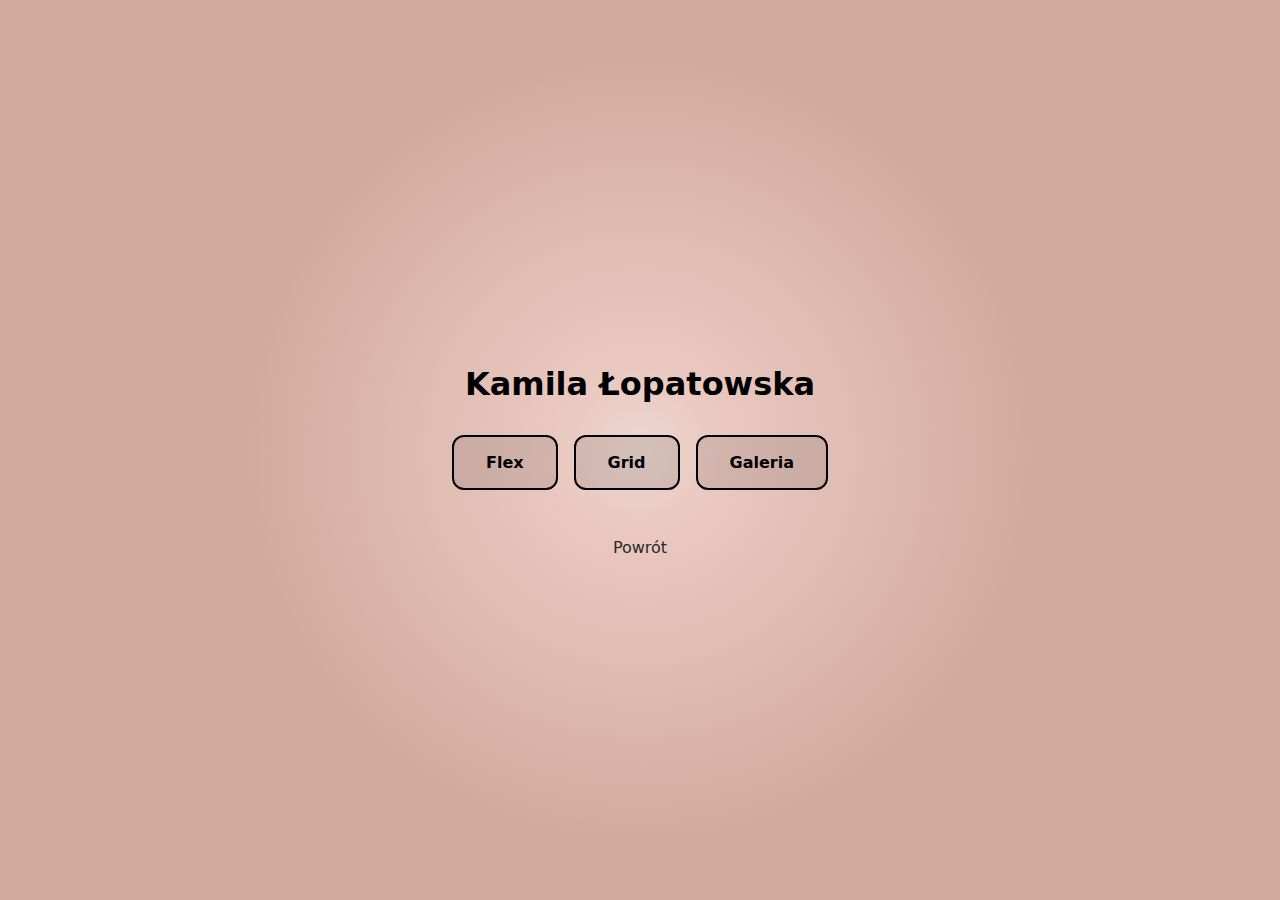
<file: lab-2/index.html>
<!DOCTYPE html>
<html lang="pl">
  <head>
    <meta charset="UTF-8" />
    <title>Lab 2</title>
    <link rel="stylesheet" href="css/style.css" />
  </head>
  <body>
    <h1>Kamila Łopatowska</h1>

    <div class="buttons-wrapper">
      <a href="flex.html" class="btn">Flex</a>
      <a href="grid.html" class="btn">Grid</a>
      <a href="galeria.html" class="btn">Galeria</a>
    </div>

    <a href="..">Powrót</a>
  </body>
</html>
</file>
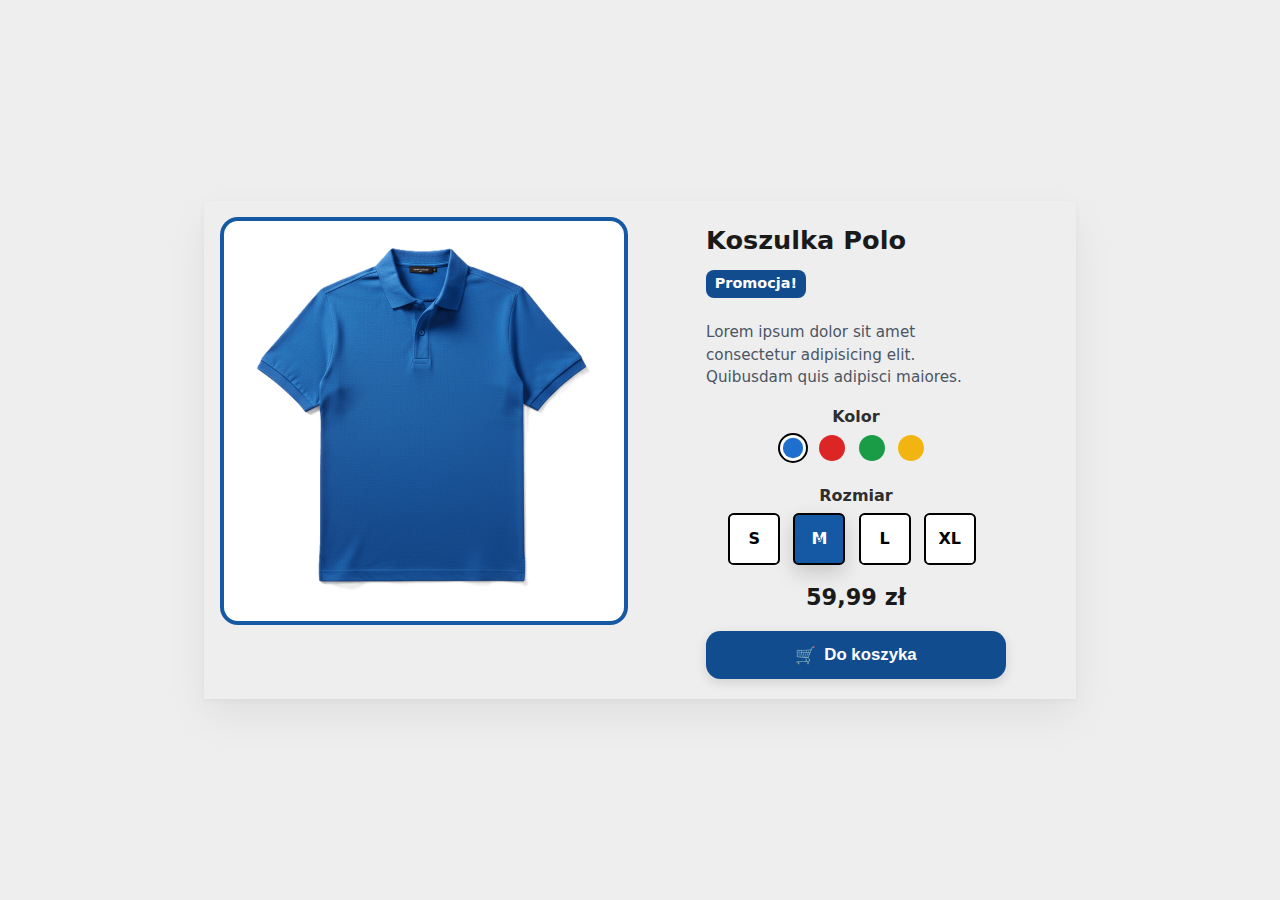
<file: lab-3/index.html>
<!DOCTYPE html>
<html lang="pl">
  <head>
    <meta charset="UTF-8" />
    <title>Lab 3 – Karta produktu</title>

    <link rel="stylesheet" href="css/style.css" />
    <link rel="stylesheet" href="css/polo.css" />
  </head>
  <body>
    <article class="product" aria-labelledby="p-title">
      <div class="product__photo" role="img" aria-label="Koszulka polo"></div>

      <section class="product__panel">
        <header class="product__header">
          <h2 id="p-title" class="product__title">Koszulka Polo</h2>
          <span class="badge">Promocja!</span>
          <p class="product__lead">
            Lorem ipsum dolor sit amet consectetur adipisicing elit. Quibusdam
            quis adipisci maiores.
          </p>
        </header>

        <fieldset class="picker">
          <legend>Kolor</legend>

          <input type="radio" name="color" id="color-blue" checked />
          <label
            for="color-blue"
            class="swatch swatch--blue"
            aria-label="Niebieski"
          ></label>

          <input type="radio" name="color" id="color-red" />
          <label
            for="color-red"
            class="swatch swatch--red"
            aria-label="Czerwony"
          ></label>

          <input type="radio" name="color" id="color-green" />
          <label
            for="color-green"
            class="swatch swatch--green"
            aria-label="Zielony"
          ></label>

          <input type="radio" name="color" id="color-yellow" />
          <label
            for="color-yellow"
            class="swatch swatch--yellow"
            aria-label="Żółty"
          ></label>
        </fieldset>

        <fieldset class="sizes">
          <legend>Rozmiar</legend>

          <input type="radio" name="size" id="size-s" />
          <label for="size-s" class="btn">S</label>

          <input type="radio" name="size" id="size-m" checked />
          <label for="size-m" class="btn">M</label>

          <input type="radio" name="size" id="size-l" />
          <label for="size-l" class="btn">L</label>

          <input type="radio" name="size" id="size-xl" />
          <label for="size-xl" class="btn">XL</label>
        </fieldset>

        <p class="price">59,99 zł</p>

        <button class="cta" type="button">
          <span class="cart" aria-hidden="true">🛒</span>
          Do koszyka
        </button>
      </section>
    </article>
  </body>
</html>
</file>
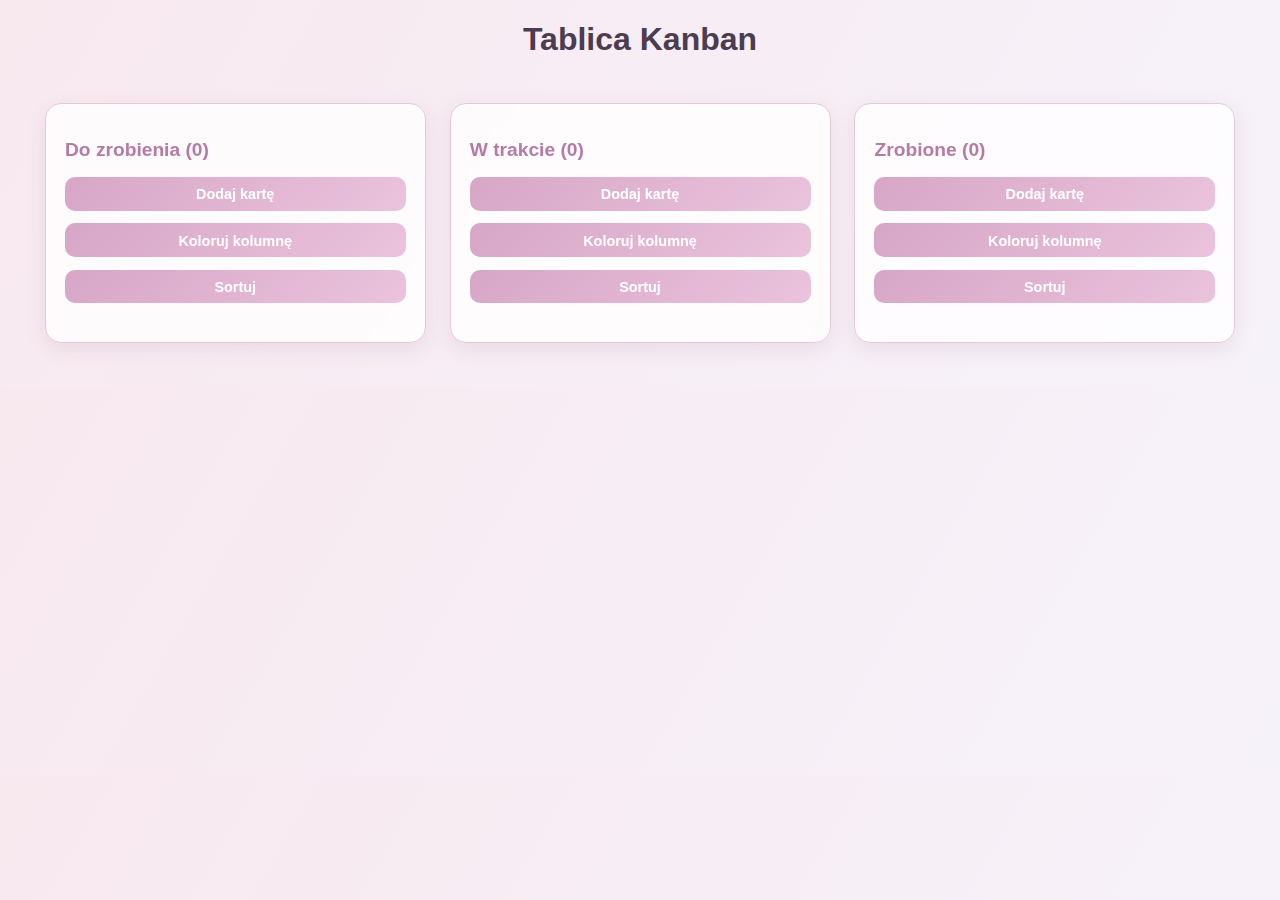
<file: lab-4/index.html>
<!DOCTYPE html>
<html lang="pl">
  <head>
    <meta charset="UTF-8" />
    <title>Lab 4</title>
    <link rel="stylesheet" href="css/style.css" />
  </head>
  <body>
    <h1>Tablica Kanban</h1>

    <div id="kanban">
      <div class="column" data-col="todo">
        <h2>Do zrobienia (<span class="count">0</span>)</h2>
        <button class="add-card">Dodaj kartę</button>
        <button class="color-col">Koloruj kolumnę</button>
        <button class="sort-col">Sortuj</button>
        <div class="cards"></div>
      </div>

      <div class="column" data-col="doing">
        <h2>W trakcie (<span class="count">0</span>)</h2>
        <button class="add-card">Dodaj kartę</button>
        <button class="color-col">Koloruj kolumnę</button>
        <button class="sort-col">Sortuj</button>
        <div class="cards"></div>
      </div>

      <div class="column" data-col="done">
        <h2>Zrobione (<span class="count">0</span>)</h2>
        <button class="add-card">Dodaj kartę</button>
        <button class="color-col">Koloruj kolumnę</button>
        <button class="sort-col">Sortuj</button>
        <div class="cards"></div>
      </div>
    </div>

    <script src="app.js"></script>
  </body>
</html>
</file>
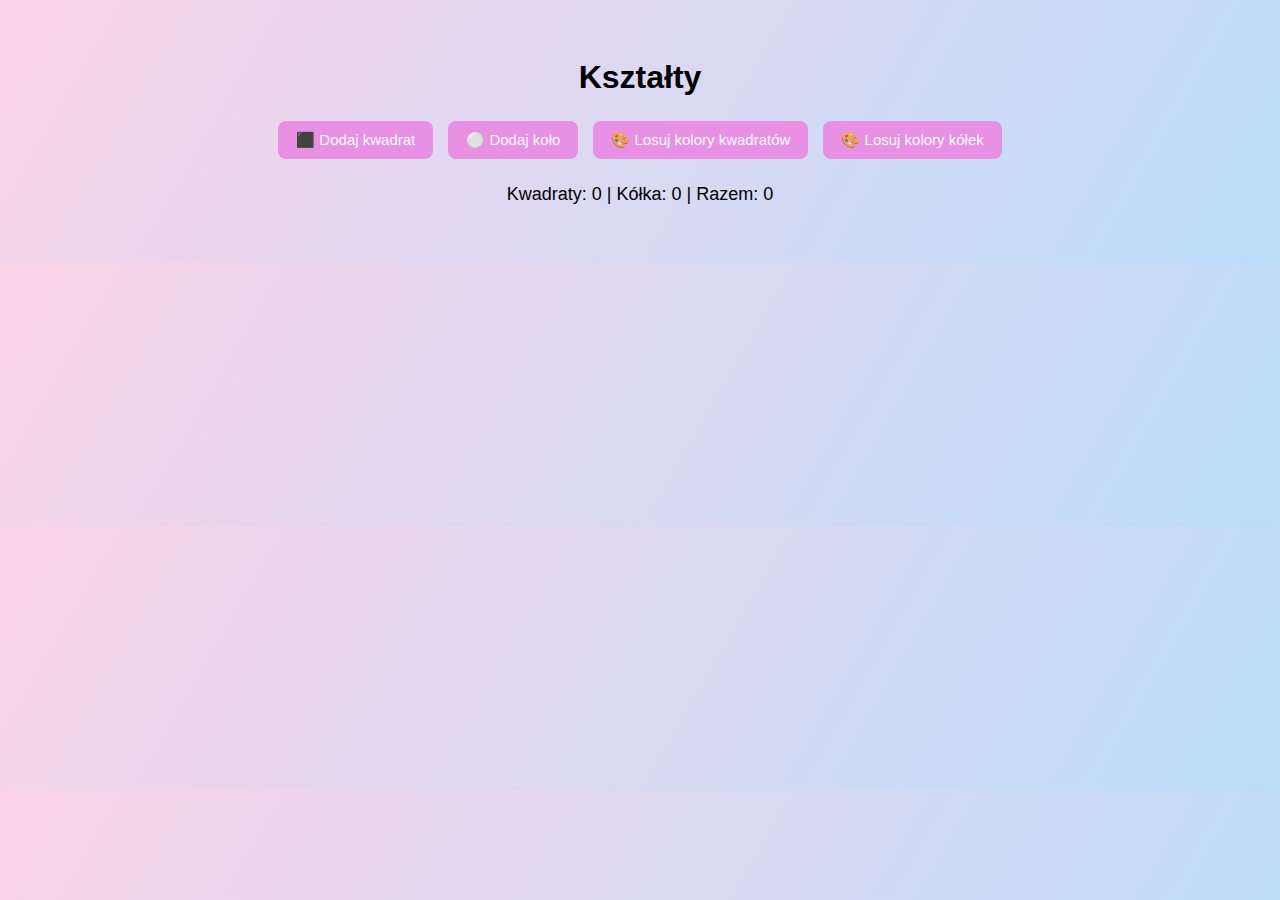
<file: lab-5/index.html>
<!DOCTYPE html>
<html lang="pl">
  <head>
    <meta charset="UTF-8" />
    <title>Kształty — ES6 + Observer</title>
    <link rel="stylesheet" href="./styl.css" />
  </head>

  <body>
    <h1>Kształty</h1>

    <div class="controls">
      <button id="addSquare">⬛ Dodaj kwadrat</button>
      <button id="addCircle">⚪ Dodaj koło</button>
      <button id="recolorSquares">🎨 Losuj&nbsp;kolory kwadratów</button>
      <button id="recolorCircles">🎨 Losuj&nbsp;kolory kółek</button>
    </div>

    <div class="counters">
      Kwadraty: <span id="squareCount">0</span> | Kółka:
      <span id="circleCount">0</span> | Razem: <span id="totalCount">0</span>
    </div>

    <div id="shapeList"></div>

    <script type="module" src="./app.js"></script>
  </body>
</html>
</file>
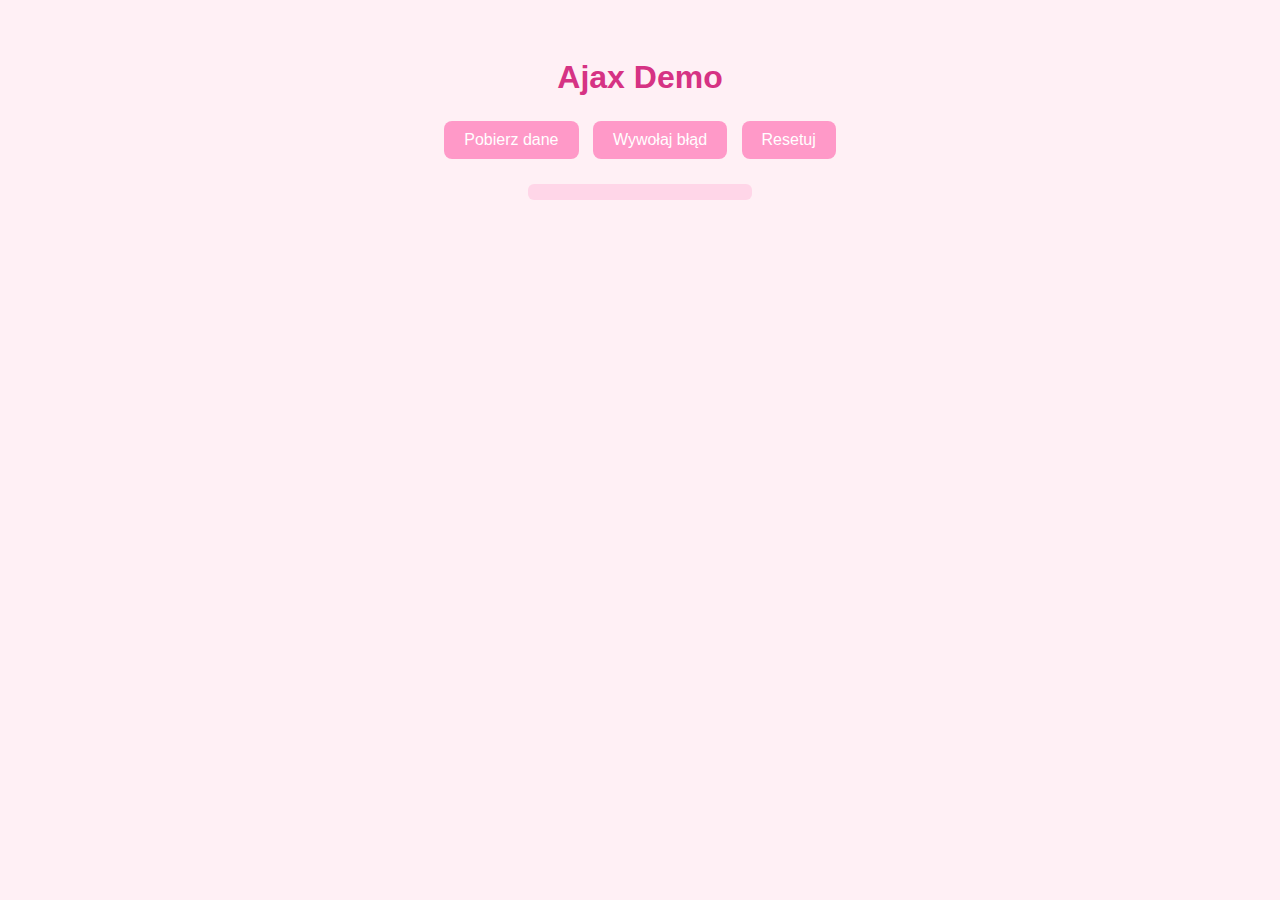
<file: lab-6/index.html>
<!DOCTYPE html>
<html lang="pl">
  <head>
    <meta charset="UTF-8" />
    <meta name="viewport" content="width=device-width, initial-scale=1.0" />
    <title>Ajax Demo</title>
    <link rel="stylesheet" href="style.css" />
  </head>
  <body>
    <h1>Ajax Demo</h1>

    <div class="buttons">
      <button id="loadData">Pobierz dane</button>
      <button id="loadError">Wywołaj błąd</button>
      <button id="resetView">Resetuj</button>
    </div>

    <div id="loader" style="display: none">Ładowanie...</div>
    <div id="error" class="error"></div>
    <ul id="dataList"></ul>

    <script type="module" src="script.js"></script>
  </body>
</html>
</file>
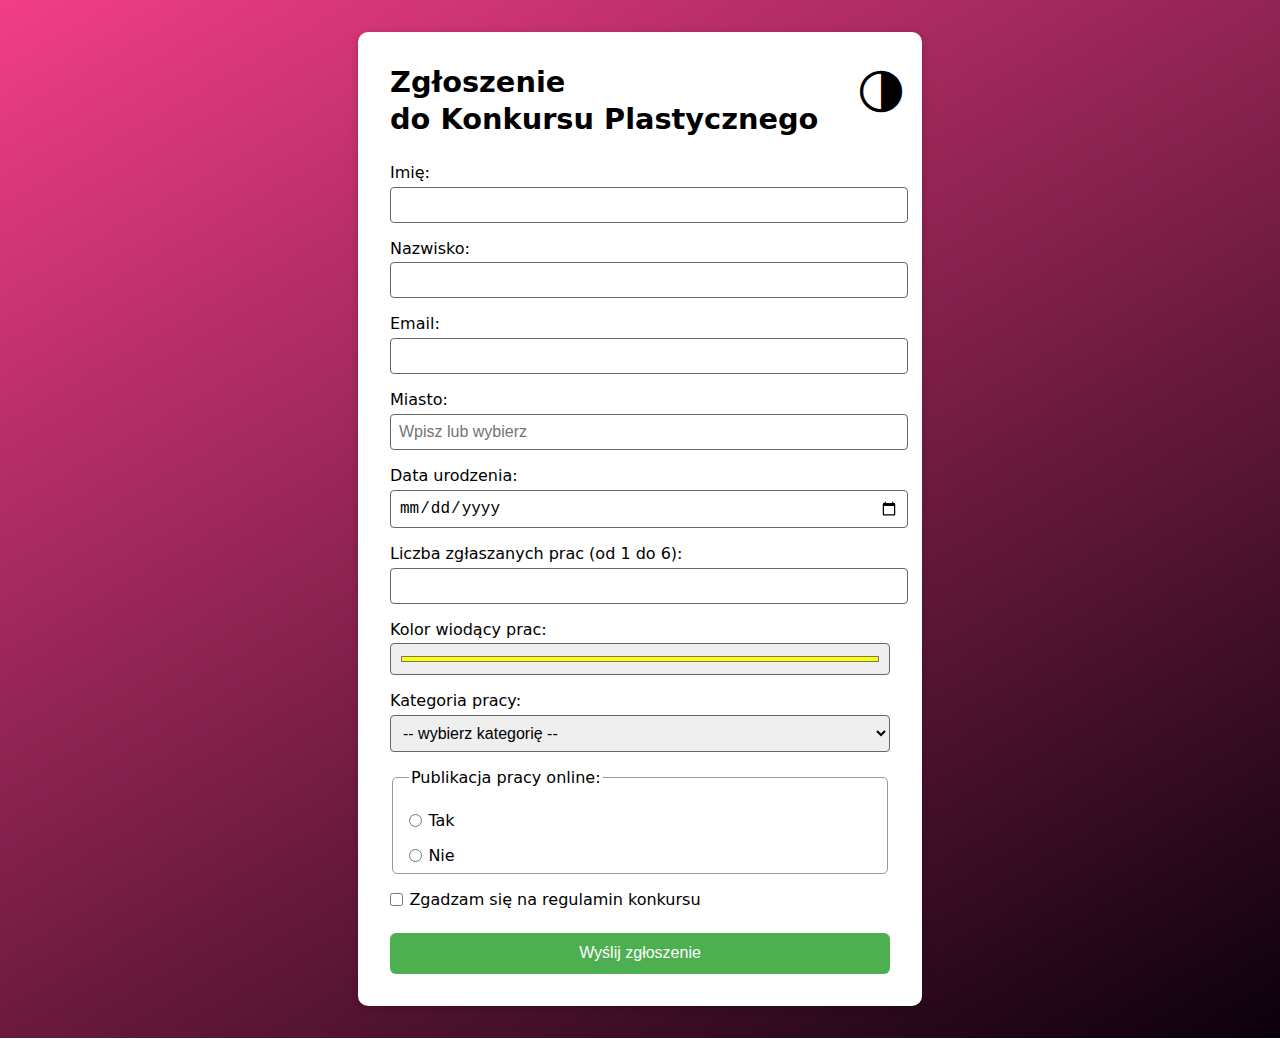
<file: lab-1/konkurs.html>
<!DOCTYPE html>
<html lang="pl">
  <head>
    <meta charset="utf-8" />
    <meta name="viewport" content="width=device-width,initial-scale=1" />
    <title>Zgłoszenie do Konkursu Plastycznego</title>
    <link rel="stylesheet" href="css/konkurs.css" />
  </head>
  <body>
    <input
      type="checkbox"
      id="theme-toggle"
      class="theme-toggle"
      aria-hidden="true"
    />

    <main>
      <h1>
        Zgłoszenie<br />
        do Konkursu Plastycznego
      </h1>

      <form novalidate>
        <label for="imie">Imię:</label>
        <input type="text" id="imie" name="imie" maxlength="30" required />

        <label for="nazwisko">Nazwisko:</label>
        <input
          type="text"
          id="nazwisko"
          name="nazwisko"
          maxlength="50"
          required
        />

        <label for="email">Email:</label>
        <input type="email" id="email" name="email" required />

        <label for="miasto">Miasto:</label>
        <input
          list="miasta"
          id="miasto"
          name="miasto"
          placeholder="Wpisz lub wybierz"
          required
        />
        <datalist id="miasta">
          <option value="Warszawa"></option>
          <option value="Kraków"></option>
          <option value="Gdańsk"></option>
          <option value="Poznań"></option>
          <option value="Wrocław"></option>
        </datalist>

        <label for="data">Data urodzenia:</label>
        <input type="date" id="data" name="data" required />

        <label for="liczba">Liczba zgłaszanych prac (od 1 do 6):</label>
        <input
          type="number"
          id="liczba"
          name="liczba"
          min="1"
          max="6"
          required
        />

        <label for="kolor">Kolor wiodący prac:</label>
        <input type="color" id="kolor" name="kolor" value="#ffff00" required />

        <label for="kategoria">Kategoria pracy:</label>
        <select id="kategoria" name="kategoria" required>
          <option value="">-- wybierz kategorię --</option>
          <option value="rysunek">Rysunek</option>
          <option value="malarstwo">Malarstwo</option>
          <option value="grafika">Grafika cyfrowa</option>
        </select>

        <fieldset>
          <legend>Publikacja pracy online:</legend>
          <label class="radio-inline"
            ><input type="radio" name="publikacja" value="tak" required />
            Tak</label
          >
          <label class="radio-inline"
            ><input type="radio" name="publikacja" value="nie" /> Nie</label
          >
        </fieldset>

        <label class="checkbox-inline">
          <input type="checkbox" required />
          Zgadzam się na regulamin konkursu
        </label>

        <button type="submit">Wyślij zgłoszenie</button>
      </form>

      <label for="theme-toggle" id="toggle-theme" title="Zmień motyw">🌗</label>
    </main>
  </body>
</html>
</file>
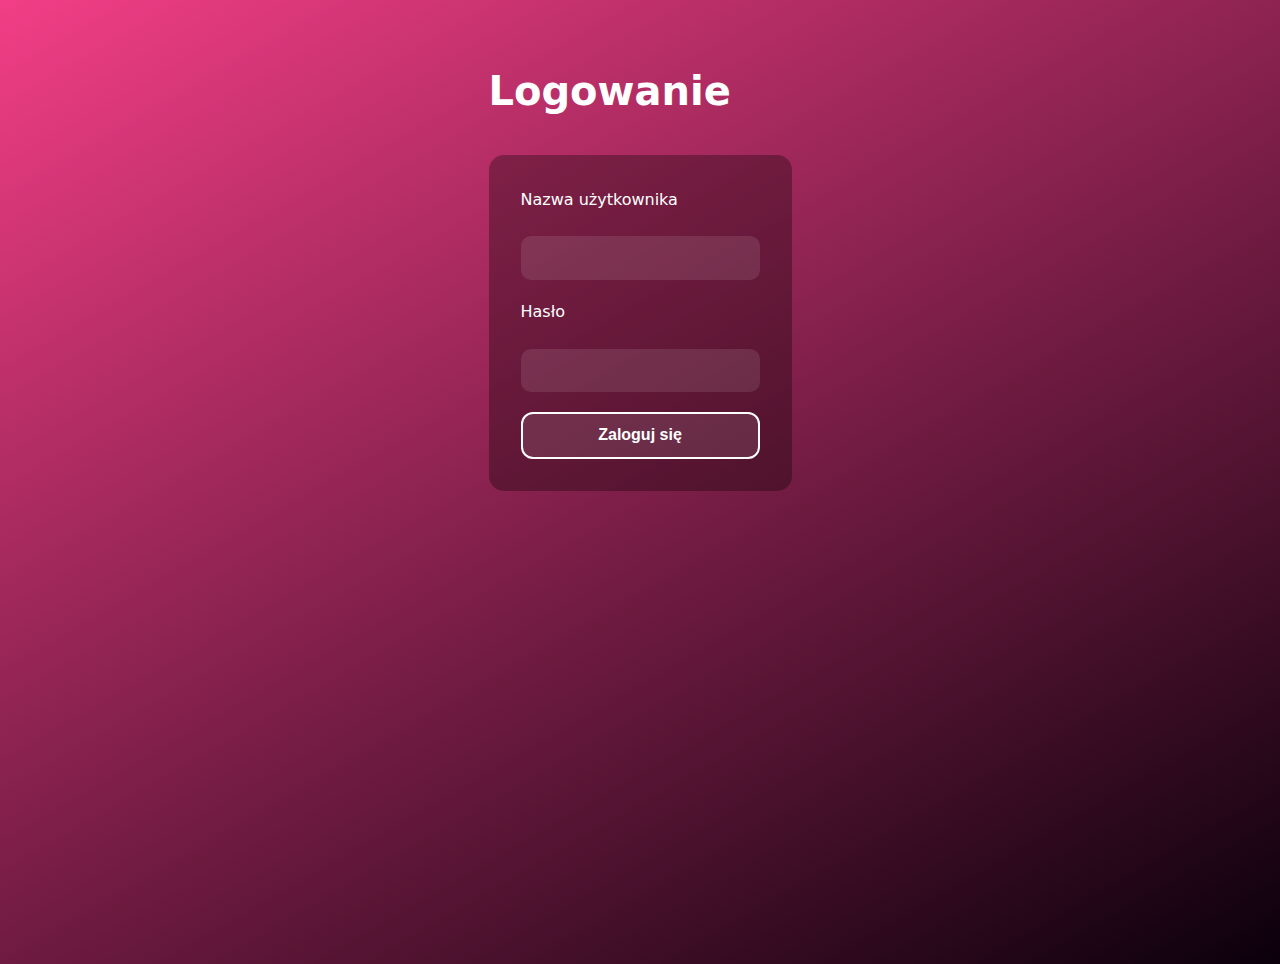
<file: lab-1/login.html>
<!DOCTYPE html>
<html lang="pl">
  <head>
    <meta charset="UTF-8" />
    <title>Login</title>
    <link rel="stylesheet" href="css/main.css" />
  </head>
  <body>
    <div class="login-container">
      <h1>Logowanie</h1>
      <form action="https://httpbin.org/post" method="post">
        <label for="username">Nazwa użytkownika</label>
        <input type="text" id="username" name="username" required />

        <label for="password">Hasło</label>
        <input type="password" id="password" name="password" required />

        <button type="submit">Zaloguj się</button>
      </form>
    </div>
  </body>
</html>
</file>
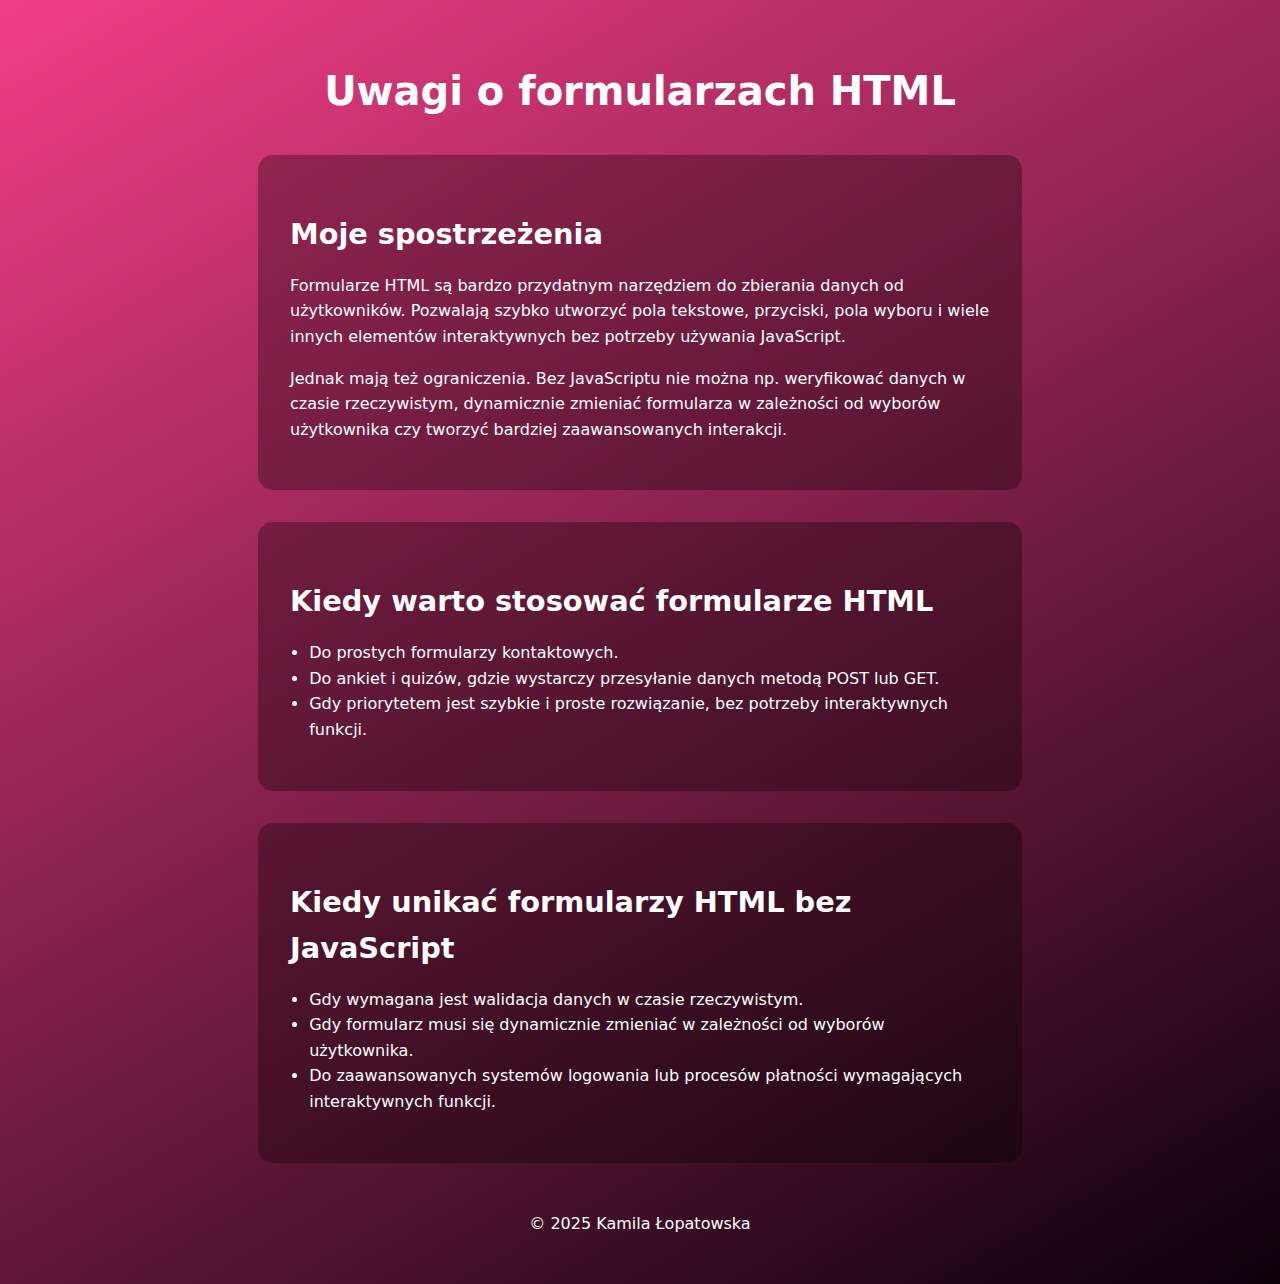
<file: lab-1/uwagi.html>
<!DOCTYPE html>
<html lang="pl">
  <head>
    <meta charset="UTF-8" />
    <title>Uwagi o formularzach HTML</title>
    <link rel="stylesheet" href="css/main.css" />
  </head>
  <body>
    <header>
      <h1>Uwagi o formularzach HTML</h1>
    </header>

    <main>
      <section>
        <h2>Moje spostrzeżenia</h2>
        <p>
          Formularze HTML są bardzo przydatnym narzędziem do zbierania danych od
          użytkowników. Pozwalają szybko utworzyć pola tekstowe, przyciski, pola
          wyboru i wiele innych elementów interaktywnych bez potrzeby używania
          JavaScript.
        </p>
        <p>
          Jednak mają też ograniczenia. Bez JavaScriptu nie można np.
          weryfikować danych w czasie rzeczywistym, dynamicznie zmieniać
          formularza w zależności od wyborów użytkownika czy tworzyć bardziej
          zaawansowanych interakcji.
        </p>
      </section>

      <section>
        <h2>Kiedy warto stosować formularze HTML</h2>
        <ul>
          <li>Do prostych formularzy kontaktowych.</li>
          <li>
            Do ankiet i quizów, gdzie wystarczy przesyłanie danych metodą POST
            lub GET.
          </li>
          <li>
            Gdy priorytetem jest szybkie i proste rozwiązanie, bez potrzeby
            interaktywnych funkcji.
          </li>
        </ul>
      </section>

      <section>
        <h2>Kiedy unikać formularzy HTML bez JavaScript</h2>
        <ul>
          <li>Gdy wymagana jest walidacja danych w czasie rzeczywistym.</li>
          <li>
            Gdy formularz musi się dynamicznie zmieniać w zależności od wyborów
            użytkownika.
          </li>
          <li>
            Do zaawansowanych systemów logowania lub procesów płatności
            wymagających interaktywnych funkcji.
          </li>
        </ul>
      </section>
    </main>

    <footer>
      <p>&copy; 2025 Kamila Łopatowska</p>
    </footer>
  </body>
</html>
</file>
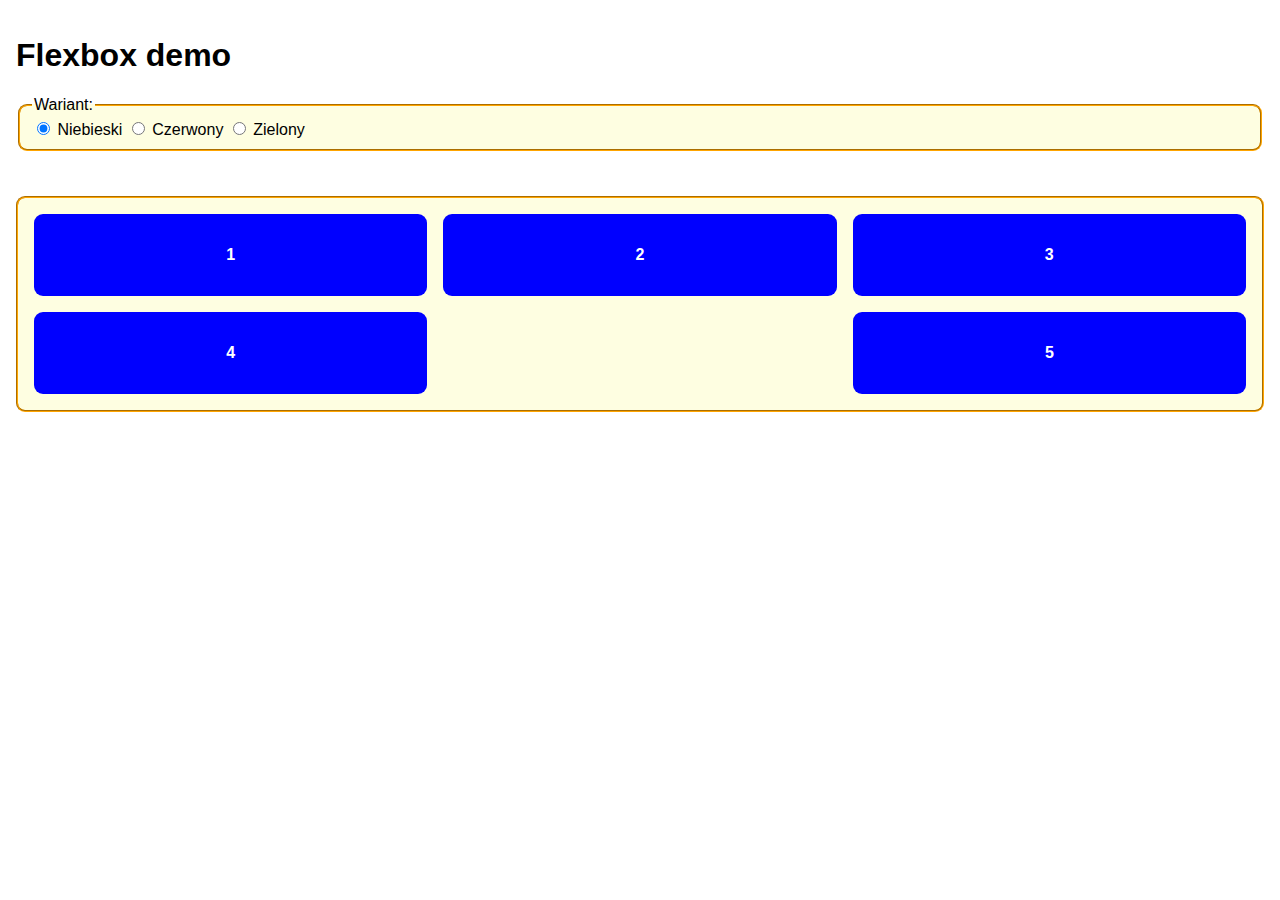
<file: lab-2/flex.html>
<!DOCTYPE html>
<html lang="pl">
  <head>
    <meta charset="UTF-8" />
    <meta name="viewport" content="width=device-width, initial-scale=1.0" />
    <title>Flexbox Demo</title>
    <link rel="stylesheet" href="css/flex.css" />
  </head>
  <body>
    <h1>Flexbox demo</h1>
    <header>
      <fieldset class="theme-picker">
        <legend>Wariant:</legend>
        <label>
          <input type="radio" name="version" value="blue" checked />
          Niebieski
        </label>
        <label
          ><input type="radio" name="version" value="red" />
          Czerwony
        </label>
        <label>
          <input type="radio" name="version" value="green" />
          Zielony
        </label>
      </fieldset>
    </header>
    <div class="container">
      <div class="item">1</div>
      <div class="item">2</div>
      <div class="item">3</div>
      <div class="item">4</div>
      <div class="item">5</div>
    </div>
  </body>
</html>
</file>
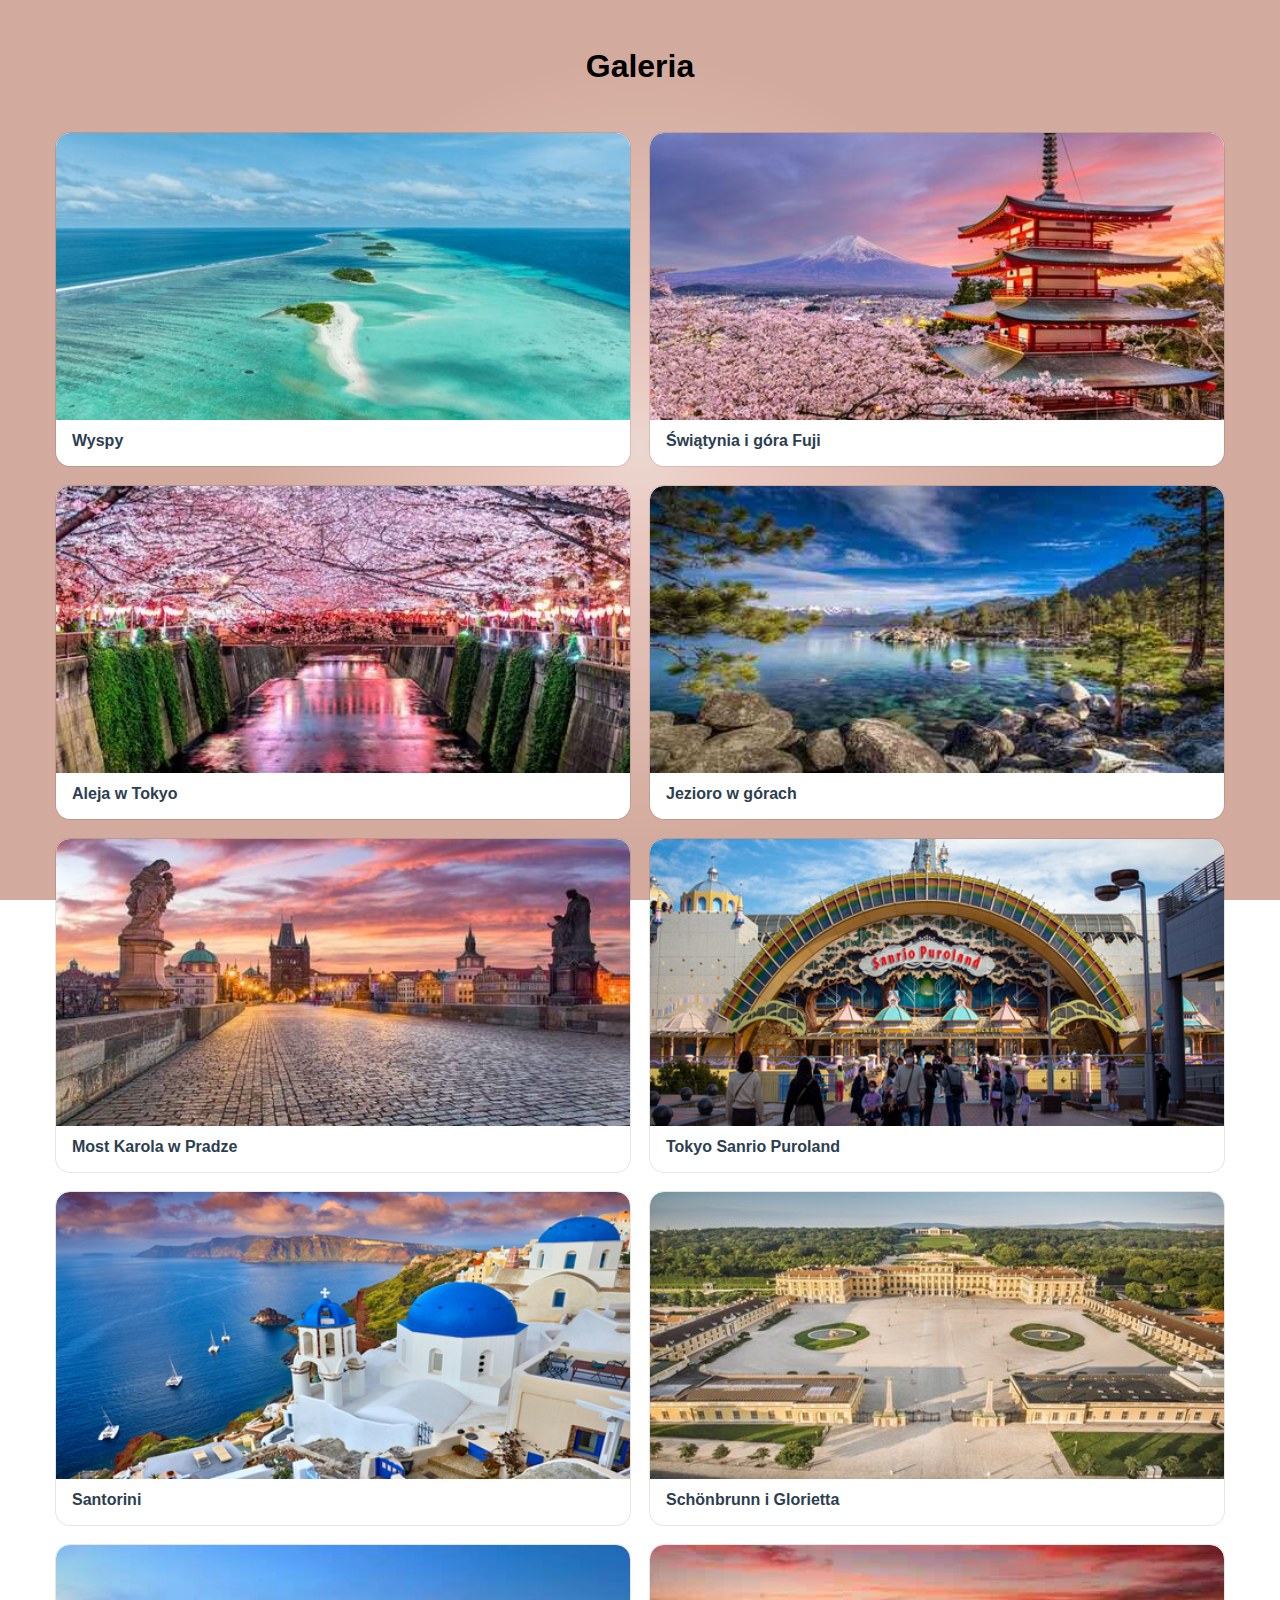
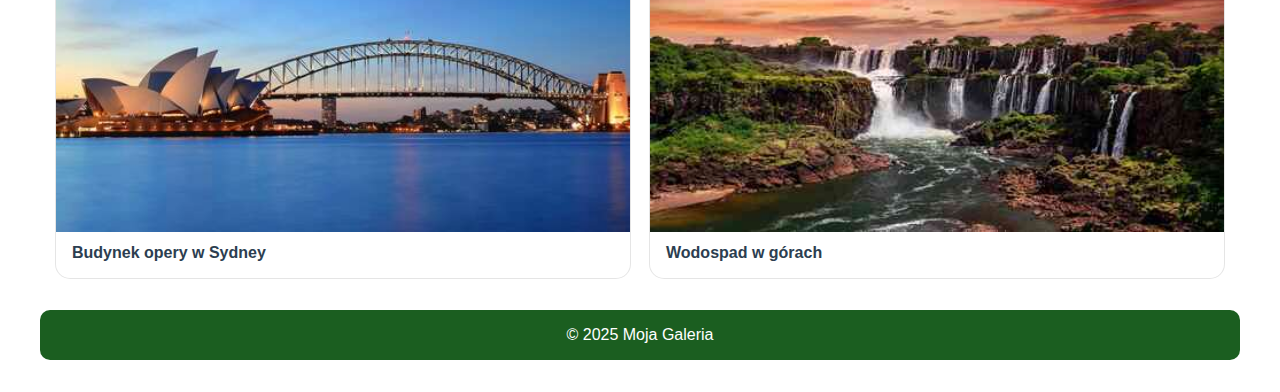
<file: lab-2/galeria.html>
<!DOCTYPE html>
<html lang="pl">
  <head>
    <meta charset="UTF-8" />
    <meta name="viewport" content="width=device-width, initial-scale=1.0" />
    <title>Galeria</title>
    <link rel="stylesheet" href="css/galeria.css" />
  </head>
  <body>
    <header class="page-header">
      <h1>Galeria</h1>
    </header>

    <main class="wrapper">
      <section class="gallery" aria-label="Galeria zdjęć">
        <!-- ZMIEŃ NA WŁASNE NAZWY plików photo1–photo10 -->
        <figure>
          <img
            src="images/islands-1000.jpg"
            srcset="images/islands-500.jpg 500w, images/islands-1000.jpg 1000w"
            sizes="(min-width:1600px) 1000px,
                   (min-width:1200px) 500px,
                   (min-width:800px) 1000px,
                   500px"
            alt="Wyspy na środku oceanu"
            loading="lazy"
          />
          <figcaption>Wyspy</figcaption>
        </figure>

        <figure>
          <img
            src="images/japan-1000.jpg"
            srcset="images/japan-500.jpg 500w, images/japan-1000.jpg 1000w"
            sizes="(min-width:1600px) 1000px,
                   (min-width:1200px) 500px,
                   (min-width:800px) 1000px,
                   500px"
            alt="Świątynia i góra Fuji"
            loading="lazy"
          />
          <figcaption>Świątynia i góra Fuji</figcaption>
        </figure>

        <figure>
          <img
            src="images/japan2-1000.jpeg"
            srcset="images/japan2-500.jpeg 500w, images/japan2-1000.jpeg 1000w"
            sizes="(min-width:1600px) 1000px,
                   (min-width:1200px) 500px,
                   (min-width:800px) 1000px,
                   500px"
            alt="Aleja w Tokyo, kwitnące wiśnie"
            loading="lazy"
          />
          <figcaption>Aleja w Tokyo</figcaption>
        </figure>

        <figure>
          <img
            src="images/lake-1000.jpg"
            srcset="images/lake-500.jpg 500w, images/lake-1000.jpg 1000w"
            sizes="(min-width:1600px) 1000px,
                   (min-width:1200px) 500px,
                   (min-width:800px) 1000px,
                   500px"
            alt="Jezioro w górach"
            loading="lazy"
          />
          <figcaption>Jezioro w górach</figcaption>
        </figure>

        <figure>
          <img
            src="images/prague-1000.jpg"
            srcset="images/prague-500.jpg 500w, images/prague-1000.jpg 1000w"
            sizes="(min-width:1600px) 1000px,
                   (min-width:1200px) 500px,
                   (min-width:800px) 1000px,
                   500px"
            alt="Most Karola w Pradze"
            loading="lazy"
          />
          <figcaption>Most Karola w Pradze</figcaption>
        </figure>

        <figure>
          <img
            src="images/puroland-1000.jpg"
            srcset="
              images/puroland-500.jpg   500w,
              images/puroland-1000.jpg 1000w
            "
            sizes="(min-width:1600px) 1000px,
                   (min-width:1200px) 500px,
                   (min-width:800px) 1000px,
                   500px"
            alt="Wejście do Sanrio Puroland w Tokyo"
            loading="lazy"
          />
          <figcaption>Tokyo Sanrio Puroland</figcaption>
        </figure>

        <figure>
          <img
            src="images/santorini-1000.jpg"
            srcset="
              images/santorini-500.jpg   500w,
              images/santorini-1000.jpg 1000w
            "
            sizes="(min-width:1600px) 1000px,
                   (min-width:1200px) 500px,
                   (min-width:800px) 1000px,
                   500px"
            alt="Santorini"
            loading="lazy"
          />
          <figcaption>Santorini</figcaption>
        </figure>

        <figure>
          <img
            src="images/schonbrunn-1000.jpg"
            srcset="
              images/schonbrunn-500.jpg   500w,
              images/schonbrunn-1000.jpg 1000w
            "
            sizes="(min-width:1600px) 1000px,
                   (min-width:1200px) 500px,
                   (min-width:800px) 1000px,
                   500px"
            alt="Pałac Schonbrunn i glorietta"
            loading="lazy"
          />
          <figcaption>Schönbrunn i Glorietta</figcaption>
        </figure>

        <figure>
          <img
            src="images/sydney-1000.jpg"
            srcset="images/sydney-500.jpg 500w, images/sydney-1000.jpg 1000w"
            sizes="(min-width:1600px) 1000px,
                   (min-width:1200px) 500px,
                   (min-width:800px) 1000px,
                   500px"
            alt="Opera i most w Sydney przy zachodzie słońca"
            loading="lazy"
          />
          <figcaption>Budynek opery w Sydney</figcaption>
        </figure>

        <figure>
          <img
            src="images/waterfall-1000.jpg"
            srcset="
              images/waterfall-500.jpg   500w,
              images/waterfall-1000.jpg 1000w
            "
            sizes="(min-width:1600px) 1000px,
                   (min-width:1200px) 500px,
                   (min-width:800px) 1000px,
                   500px"
            alt="Wodospad w górach"
            loading="lazy"
          />
          <figcaption>Wodospad w górach</figcaption>
        </figure>
      </section>
    </main>

    <footer class="page-footer">&copy; 2025 Moja Galeria</footer>
  </body>
</html>
</file>
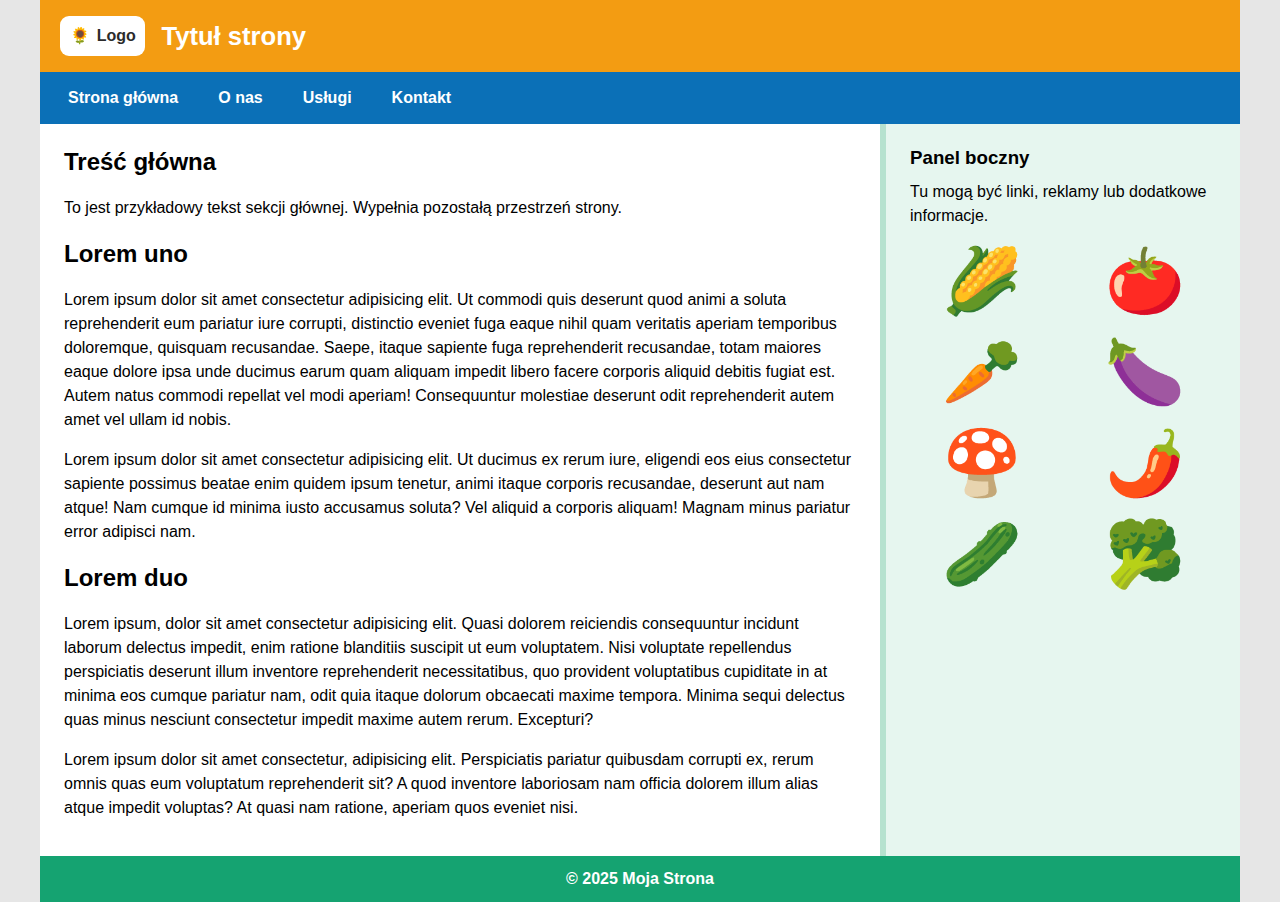
<file: lab-2/grid.html>
<!DOCTYPE html>
<html lang="pl">
  <head>
    <meta charset="UTF-8" />
    <meta name="viewport" content="width=device-width, initial-scale=1.0" />
    <title>Grid Layout Demo</title>
    <link rel="stylesheet" href="css/grid.css" />
  </head>
  <body>
    <div class="container">
      <header>
        <div class="logo">🌻</div>
        <h1>Tytuł strony</h1>
      </header>
      <nav>
        <a href="#">Strona główna</a>
        <a href="#">O nas</a>
        <a href="#">Usługi</a>
        <a href="#">Kontakt</a>
      </nav>
      <main>
        <h2>Treść główna</h2>
        <p>
          To jest przykładowy tekst sekcji głównej. Wypełnia pozostałą
          przestrzeń strony.
        </p>
        <h2>Lorem uno</h2>
        <p>
          Lorem ipsum dolor sit amet consectetur adipisicing elit. Ut commodi
          quis deserunt quod animi a soluta reprehenderit eum pariatur iure
          corrupti, distinctio eveniet fuga eaque nihil quam veritatis aperiam
          temporibus doloremque, quisquam recusandae. Saepe, itaque sapiente
          fuga reprehenderit recusandae, totam maiores eaque dolore ipsa unde
          ducimus earum quam aliquam impedit libero facere corporis aliquid
          debitis fugiat est. Autem natus commodi repellat vel modi aperiam!
          Consequuntur molestiae deserunt odit reprehenderit autem amet vel
          ullam id nobis.
        </p>
        <p>
          Lorem ipsum dolor sit amet consectetur adipisicing elit. Ut ducimus ex
          rerum iure, eligendi eos eius consectetur sapiente possimus beatae
          enim quidem ipsum tenetur, animi itaque corporis recusandae, deserunt
          aut nam atque! Nam cumque id minima iusto accusamus soluta? Vel
          aliquid a corporis aliquam! Magnam minus pariatur error adipisci nam.
        </p>
        <h2>Lorem duo</h2>
        <p>
          Lorem ipsum, dolor sit amet consectetur adipisicing elit. Quasi
          dolorem reiciendis consequuntur incidunt laborum delectus impedit,
          enim ratione blanditiis suscipit ut eum voluptatem. Nisi voluptate
          repellendus perspiciatis deserunt illum inventore reprehenderit
          necessitatibus, quo provident voluptatibus cupiditate in at minima eos
          cumque pariatur nam, odit quia itaque dolorum obcaecati maxime
          tempora. Minima sequi delectus quas minus nesciunt consectetur impedit
          maxime autem rerum. Excepturi?
        </p>
        <p>
          Lorem ipsum dolor sit amet consectetur, adipisicing elit. Perspiciatis
          pariatur quibusdam corrupti ex, rerum omnis quas eum voluptatum
          reprehenderit sit? A quod inventore laboriosam nam officia dolorem
          illum alias atque impedit voluptas? At quasi nam ratione, aperiam quos
          eveniet nisi.
        </p>
      </main>
      <aside>
        <h3>Panel boczny</h3>
        <p>Tu mogą być linki, reklamy lub dodatkowe informacje.</p>
        <div>
          <span>🌽</span><span>🍅</span> <span>🥕</span><span>🍆</span>
          <span>🍄</span><span>🌶️</span> <span>🥒</span><span>🥦</span>
        </div>
      </aside>
      <footer>
        <p>&copy; 2025 Moja Strona</p>
      </footer>
    </div>
  </body>
</html>
</file>
<file: lab-2/css/style.css>
html,
body {
  height: 100%;
  margin: 0;
  font-family: system-ui, sans-serif;
  display: flex;
  flex-direction: column;
  justify-content: center; /* wyśrodkowanie w pionie */
  align-items: center; /* wyśrodkowanie w poziomie */
  background: radial-gradient(
    circle at 50% 50%,
    #ebd8d0 0%,
    #eac9c1 10%,
    #d3ab9e 50%
  );
  background-blend-mode: screen;
  background-attachment: fixed;
}

h1 {
  margin-bottom: 2rem; /* odstęp od przycisków */
}

.buttons-wrapper {
  display: flex; /* przyciski obok siebie */
  gap: 1rem; /* odstęp między przyciskami */
  margin-bottom: 2rem; /* odstęp od linku Powrót */
}

.btn {
  display: inline-block;
  padding: 1rem 2rem;
  background: rgba(0, 0, 0, 0.1);
  border: 2px solid black;
  border-radius: 12px; /* zaokrąglone rogi */
  text-decoration: none;
  color: black;
  font-weight: 600;
  text-align: center;
  transition: box-shadow 0.2s ease, transform 0.2s ease;
}

.btn:hover {
  box-shadow: 0 5px 15px rgba(0, 0, 0, 0.3); /* cień po najechaniu */
  cursor: pointer;
  transform: translateY(-2px); /* lekki efekt unoszenia */
}

a[href='..'] {
  margin-top: 1rem;
  color: #2a2928;
  text-decoration: none;
  font-size: 1rem;
}

a[href='..']:hover {
  text-decoration: underline;
}
</file>
<file: lab-3/css/polo.css>
:root {
  --theme-700: #0c4583;
  --theme-600: #1559a5;
  --theme-500: #1e6fce;
  --ink-900: #1a1a1a;
  --ink-700: #2e2e2e;
  --muted: #6b7280;
  --photo: url('../img/polo_b.png');
  --btn-size: 48px;
}

@keyframes size-bounce {
  0% {
    transform: translateY(0) scale(1);
  }
  30% {
    transform: translateY(-3px) scale(1.18);
  }
  60% {
    transform: translateY(0) scale(0.96);
  }
  100% {
    transform: translateY(-1px) scale(1.04);
  }
}
@keyframes size-ring {
  0% {
    opacity: 0.45;
    transform: translate(-50%, -50%) scale(0.25);
  }
  60% {
    opacity: 0.18;
  }
  100% {
    opacity: 0;
    transform: translate(-50%, -50%) scale(2.6);
  }
}
@keyframes size-ring-2 {
  0% {
    opacity: 0.3;
    transform: translate(-50%, -50%) scale(0.25);
  }
  100% {
    opacity: 0;
    transform: translate(-50%, -50%) scale(3.4);
  }
}

body {
  margin: 0;
  padding: 0;
  display: flex;
  justify-content: center;
  align-items: center;
  min-height: 100vh;
  background: #eeeeee;
}

.product {
  max-inline-size: min(100%, calc(500px + 300px + 2rem));
  margin-inline: auto;
  display: grid;
  gap: 2rem;
  grid-template-columns: repeat(auto-fit, minmax(min(300px, 100%), 1fr));
  padding: 1.25rem;
  border-radius: 0;
  background: #eeeeee;
  box-shadow: 0 18px 40px rgba(0, 0, 0, 0.06), 0 2px 6px rgba(0, 0, 0, 0.04);
  color: var(--ink-900);
  justify-items: center;
  overflow: hidden;
}

.product__photo {
  inline-size: min(100%, 500px);
  aspect-ratio: 1/1;
  justify-self: center;
  border-radius: 14px;
  background-image: var(--photo);
  background-size: cover;
  background-position: center;
  background-color: #fff;
  box-shadow: 0 0 0 4px var(--theme-600);
  transition: box-shadow 0.25s ease, transform 0.25s ease,
    background-image 0.2s ease-in-out;
}
.product__photo:hover {
  transform: translateY(-3px);
}

.product__panel {
  inline-size: min(300px, 100%);
  text-align: center;
}

.product__header {
  display: flex;
  align-items: baseline;
  justify-content: space-between;
  gap: 0.75rem;
  width: 100%;
  flex-wrap: wrap;
}
.product__title {
  margin: 0;
  text-align: left;
  font-size: clamp(1.25rem, 1.1rem + 0.7vw, 1.6rem);
  color: var(--ink-900);
}
.badge {
  display: inline-block;
  padding: 0.2rem 0.55rem;
  border-radius: 0.5rem;
  font-size: 0.9rem;
  font-weight: 700;
  color: #fff;
  background: color-mix(in oklab, var(--theme-600), #000 10%);
  white-space: nowrap;
  margin: 0;
  transform: translateY(-1px);
}
.product__lead {
  flex-basis: 100%;
  order: 2;
  width: 100%;
  text-align: left;
  margin: 0.6rem 0 1rem 0;
  color: #4b5563;
  font-size: 0.95rem;
}

fieldset {
  margin: 0 0 1rem 0;
  padding: 0;
  border: 0;
}
legend {
  margin-bottom: 0.35rem;
  font-weight: 700;
  color: var(--ink-700);
}

.picker input,
.sizes input {
  position: absolute;
  inline-size: 1px;
  block-size: 1px;
  margin: -1px;
  padding: 0;
  border: 0;
  clip: rect(0 0 0 0);
  overflow: hidden;
}

.swatch {
  --dot-size: 26px;
  position: relative;
  display: inline-grid;
  place-items: center;
  inline-size: var(--dot-size);
  block-size: var(--dot-size);
  margin-right: 0.5rem;
  border-radius: 50%;
  background: #fff;
  cursor: pointer;
  transition: transform 0.15s ease, box-shadow 0.15s ease;
}
.swatch::before {
  content: '';
  inline-size: 100%;
  block-size: 100%;
  border-radius: 50%;
  display: block;
  transition: transform 0.15s ease;
}
.swatch--blue::before {
  background: #1e6fce;
}
.swatch--red::before {
  background: #dc2626;
}
.swatch--green::before {
  background: #1a9c46;
}
.swatch--yellow::before {
  background: #f2b411;
}

#color-blue:checked + .swatch--blue {
  box-shadow: 0 0 0 2px #000;
}
#color-red:checked + .swatch--red {
  box-shadow: 0 0 0 2px #000;
}
#color-green:checked + .swatch--green {
  box-shadow: 0 0 0 2px #000;
}
#color-yellow:checked + .swatch--yellow {
  box-shadow: 0 0 0 2px #000;
}

#color-blue:checked + .swatch--blue::before {
  transform: scale(0.78);
}
#color-red:checked + .swatch--red::before {
  transform: scale(0.78);
}
#color-green:checked + .swatch--green::before {
  transform: scale(0.78);
}
#color-yellow:checked + .swatch--yellow::before {
  transform: scale(0.78);
}

.btn {
  position: relative;
  display: inline-grid;
  place-items: center;
  inline-size: var(--btn-size);
  block-size: var(--btn-size);
  margin-right: 0.5rem;
  border-radius: 0.35rem;
  border: 2px solid #000;
  background: #fff;
  color: #000;
  font-weight: 800;
  font-size: 1rem;
  cursor: pointer;
  transition: transform 0.2s cubic-bezier(0.2, 0.8, 0.2, 1),
    background-color 0.18s ease, color 0.18s ease, box-shadow 0.18s ease;
}
.btn:hover {
  transform: translateY(-3px) scale(1.04);
}
.btn:active {
  transform: translateY(0) scale(0.98);
}

.btn::before,
.btn::after {
  content: '';
  position: absolute;
  top: 50%;
  left: 50%;
  width: 28%;
  aspect-ratio: 1;
  border: 2px solid var(--theme-600);
  border-radius: 50%;
  opacity: 0;
  transform: translate(-50%, -50%) scale(0.25);
  pointer-events: none;
}

.sizes input:checked + .btn {
  background: var(--theme-600);
  color: #fff;
  border-color: #000;
  box-shadow: 0 8px 20px rgba(0, 0, 0, 0.16);
  animation: size-bounce 0.42s ease-out both;
}
.sizes input:checked + .btn::before {
  opacity: 1;
  animation: size-ring 0.58s ease-out both;
}
.sizes input:checked + .btn::after {
  opacity: 1;
  animation: size-ring-2 0.7s ease-out 0.05s both;
}

.price {
  font-size: 1.4rem;
  font-weight: 800;
  margin: 0.25rem 0 1rem 0;
  color: var(--ink-900);
}

.cta {
  inline-size: 100%;
  display: inline-grid;
  grid-auto-flow: column;
  justify-content: center;
  align-items: center;
  gap: 0.5rem;
  padding: 0.85rem 1rem;
  border: 0;
  border-radius: 0.9rem;
  font-size: 1.05rem;
  font-weight: 800;
  color: #fff;
  background: color-mix(in oklab, var(--theme-600), #000 10%);
  box-shadow: 0 4px 12px rgba(0, 0, 0, 0.12);
  cursor: pointer;
  transition: transform 0.18s ease, box-shadow 0.18s ease,
    background-color 0.18s ease;
}
.cta:hover {
  transform: translateY(-2px);
}

.product:has(#color-red:checked) {
  --theme-700: #991b1b;
  --theme-600: #dc2626;
  --theme-500: #ef4444;
  --photo: url('../img/polo_r.png');
}
.product:has(#color-green:checked) {
  --theme-700: #0b6c31;
  --theme-600: #1a9c46;
  --theme-500: #22c55e;
  --photo: url('../img/polo_g.png');
}
.product:has(#color-yellow:checked) {
  --theme-700: #a06e00;
  --theme-600: #f2b411;
  --theme-500: #f4c433;
  --photo: url('../img/polo_y.png');
}
</file>
<file: lab-4/css/style.css>
body {
  background: linear-gradient(120deg, #f8e9ef, #f6f2fa);
  color: #4b3c50;
  font-family: 'Poppins', 'Comic Sans MS', sans-serif;
  margin: 0;
  padding: 0;
  animation: bgFloat 10s infinite alternate ease-in-out;
}

@keyframes bgFloat {
  0% {
    background-position: 0% 50%;
  }
  100% {
    background-position: 100% 50%;
  }
}
h1 {
  text-align: center;
}
#kanban {
  display: flex;
  gap: 1.5rem;
  margin: 1.8rem;
  padding: 1rem;
  align-items: flex-start;
  flex-wrap: nowrap;
  justify-content: center;
  box-sizing: border-box;
}

.column {
  flex: 1 1 30%;
  max-width: 33%;
  min-width: 220px;
  background: #ffffffcc;
  backdrop-filter: blur(8px);
  border: 1.5px solid #e5c9d8;
  border-radius: 16px;
  padding: 1.2rem;
  box-shadow: 0 6px 20px rgba(180, 140, 165, 0.2);
  display: flex;
  flex-direction: column;
  gap: 0.8rem;
  box-sizing: border-box;
  transition: 0.25s;
  animation: popIn 0.4s ease-in;
}

@keyframes popIn {
  0% {
    opacity: 0;
    transform: scale(0.95);
  }
  100% {
    opacity: 1;
    transform: scale(1);
  }
}
.column:hover {
  box-shadow: 0 0 18px rgba(255, 150, 255, 0.7);
}

@media (max-width: 800px) {
  #kanban {
    flex-wrap: wrap;
  }
  .column {
    flex: 1 1 100%;
    max-width: 100%;
    min-width: auto;
  }
}

.column h2 {
  font-size: 1.2rem;
  margin-bottom: 0.2rem;
  color: #b57ba6;
  font-weight: 600;
}

button {
  padding: 0.55rem 0.6rem;
  border: none;
  background: linear-gradient(135deg, #d7a6c7, #eac3dc);
  color: #fff;
  cursor: pointer;
  border-radius: 10px;
  font-size: 0.9rem;
  font-weight: 600;
  transition: 0.2s;
}
button:hover {
  background: linear-gradient(135deg, #c991b4, #dcb1ca);
  transform: translateY(-2px);
  box-shadow: 0 4px 10px rgba(168, 128, 155, 0.35);
}

.cards {
  display: flex;
  flex-direction: column;
  gap: 0.55rem;
  margin-top: 0.4rem;
}

.card {
  padding: 0.7rem;
  border-radius: 10px;
  background: #faf5f8;
  box-shadow: 0 2px 8px rgba(180, 140, 165, 0.25);
  font-size: 0.95rem;
  display: flex;
  justify-content: space-between;
  align-items: center;
  gap: 0.5rem;
  border: 1px solid #e9d1e3;
  transition: 0.2s;
}
.card:hover {
  transform: scale(1.02);
  box-shadow: 0 4px 12px rgba(170, 135, 160, 0.35);
  animation: float 0.9s ease-in-out infinite alternate;
}

@keyframes float {
  0% {
    transform: translateY(0);
  }
  100% {
    transform: translateY(-4px);
  }
}

.card-content {
  flex: 1;
  padding: 0.3rem 0.4rem;
  outline: none;
  color: #4b3c50;
  font-weight: 500;
  border-radius: 6px;
  background: rgba(255, 255, 255, 0.6);
  transition: 0.2s;
}
.card-content:focus {
  background: #fff;
  box-shadow: 0 0 6px rgba(177, 144, 165, 0.4);
}

.card button {
  padding: 0.25rem 0.45rem;
  font-size: 0.75rem;
  background: #c6a0b8;
  border-radius: 6px;
}
.card button:hover {
  background: #b78da7;
}

@media (max-width: 800px) {
  #kanban {
    margin: 1rem;
    gap: 1rem;
  }
  .column {
    padding: 1rem;
  }
}
</file>
<file: lab-5/styl.css>
body {
  font-family: Arial, sans-serif;
  background: #f2f4f8;
  padding: 30px;
  display: flex;
  flex-direction: column;
  align-items: center;
  background: linear-gradient(120deg, #fbd3e9 0%, #bbdefb 100%);
}

h1 {
  margin-bottom: 25px;
}

.controls {
  display: flex;
  gap: 15px;
  margin-bottom: 25px;
}

button {
  padding: 10px 18px;
  border-radius: 8px;
  border: none;
  font-size: 15px;
  cursor: pointer;
  background: #e890e3;
  color: white;
  transition: 0.2s;
}

button:hover {
  background: #9f468a;
}

#shapeList {
  display: flex;
  flex-wrap: wrap;
  gap: 12px;
  max-width: 700px;
}

.shape {
  width: 60px;
  height: 60px;
  cursor: pointer;
  transition: transform 0.2s;
}

.shape:hover::after {
  opacity: 1;
}

.shape:hover {
  transform: scale(1.1);
}

.circle {
  border-radius: 50%;
}

.counters {
  margin-bottom: 20px;
  font-size: 18px;
}
</file>
<file: lab-6/style.css>
body {
  font-family: 'Segoe UI', Tahoma, Geneva, Verdana, sans-serif;
  background-color: #fff0f5;
  color: #333;
  padding: 30px;
  display: flex;
  flex-direction: column;
  align-items: center;
}

h1 {
  color: #d63384;
  margin-bottom: 20px;
}

button {
  background-color: #ff99c8;
  border: none;
  color: white;
  padding: 10px 20px;
  margin: 5px;
  border-radius: 8px;
  font-size: 1rem;
  cursor: pointer;
  transition: background-color 0.2s, transform 0.1s;
}

button:hover {
  background-color: #ff66b3;
  transform: translateY(-2px);
}

button:active {
  transform: translateY(1px);
}

.buttons {
  margin-bottom: 20px;
}

#loader {
  display: none;
  font-weight: bold;
  color: #d63384;
  margin-bottom: 10px;
}

.error {
  color: #b30059;
  background-color: #ffd6e8;
  padding: 8px 12px;
  border-radius: 6px;
  margin-bottom: 10px;
  min-width: 200px;
  text-align: center;
}

ul {
  list-style: none;
  padding: 0;
  width: 100%;
  max-width: 500px;
}

ul li {
  background-color: #ffe6f0;
  padding: 10px;
  margin-bottom: 8px;
  border-radius: 6px;
  transition: transform 0.1s;
}

ul li:hover {
  transform: scale(1.02);
}
</file>
<file: lab-1/css/konkurs.css>
html {
  font-size: 16px;
  font-family: system-ui, sans-serif;
}

body {
  margin: 0;
  min-height: 100vh;
  display: flex;
  justify-content: center;
  align-items: flex-start;
  background: linear-gradient(150deg, rgb(242, 62, 134), rgb(11, 0, 11));
  padding: 2rem;
}

#theme-toggle {
  position: absolute;
  left: -9999px;
}

main {
  max-width: 500px;
  width: 100%;
  background: #fff;
  color: #000;
  border-radius: 10px;
  box-shadow: 0 2px 8px rgba(0, 0, 0, 0.2);
  padding: 2rem;
  position: relative;
}

h1 {
  margin-top: 0;
  margin-bottom: 1.5rem;
  font-size: 1.8rem;
  line-height: 1.3;
}

label,
legend {
  display: block;
  margin-top: 1rem;
  font-weight: 500;
}

input,
select {
  width: 100%;
  padding: 0.5rem;
  font-size: 1rem;
  border: 1px solid #666;
  border-radius: 4px;
  margin-top: 0.3rem;
}

input[type='color'] {
  height: 2rem;
  cursor: pointer;
}

fieldset {
  margin-top: 1rem;
  border: 1px solid #999;
  border-radius: 5px;
  padding: 0.5rem 1rem;
}

input[type='checkbox'],
input[type='radio'],
input[type='color'],
select,
button,
label[for='theme-toggle'] {
  cursor: pointer;
}

button {
  width: 100%;
  margin-top: 1.5rem;
  background: #4caf50;
  color: #fff;
  border: none;
  border-radius: 6px;
  font-size: 1rem;
  padding: 0.7rem;
  transition: background 0.2s;
}

button:hover {
  background: #45a049;
}

#toggle-theme {
  position: absolute;
  top: 1rem;
  right: 1rem;
  font-size: 3rem;
  cursor: pointer;
}

#theme-toggle:checked + main {
  background: #222;
  color: #fff;
}

#theme-toggle:checked + main input,
#theme-toggle:checked + main select,
#theme-toggle:checked + main fieldset {
  background: #333;
  color: #fff;
  border-color: #aaa;
}

fieldset label,
label:has(input[type='checkbox']) {
  display: flex;
  align-items: center;
  gap: 0.4rem;
  font-weight: 400;
}

input[type='radio'],
input[type='checkbox'] {
  width: auto;
  margin: 0;
}
</file>
<file: lab-1/css/main.css>
html,
body {
  min-height: 100vh;
  margin: 0;
  padding: 0;
  font-family: system-ui, sans-serif;
  background: linear-gradient(150deg, rgb(242, 62, 134), rgb(11, 0, 11));
  color: #fff;
  line-height: 1.6;
}

body {
  display: flex;
  flex-direction: column;
  align-items: center;
  padding: 2rem;
}

h1 {
  font-size: 2.5rem;
  margin-bottom: 2rem;
}

h2 {
  font-size: 1.8rem;
  margin-bottom: 1rem;
}

h3 {
  font-size: 1.4rem;
  margin-bottom: 0.5rem;
}

form {
  display: flex;
  flex-direction: column;
  gap: 1.2rem;
  max-width: 350px;
  background: rgba(0, 0, 0, 0.3);
  padding: 2rem;
  border-radius: 15px;
}

label {
  text-align: left;
  font-size: 1rem;
  margin-bottom: 0.3rem;
}

input[type='text'],
input[type='password'] {
  padding: 0.8rem 1rem;
  border-radius: 10px;
  border: none;
  outline: none;
  font-size: 1rem;
  background: rgba(255, 255, 255, 0.1);
  color: #fff;
}

button {
  padding: 0.8rem 1rem;
  border-radius: 12px;
  border: 2px solid #fff;
  background: rgba(255, 255, 255, 0.1);
  color: #fff;
  font-size: 1rem;
  font-weight: 600;
  cursor: pointer;
  transition: all 0.3s ease;
}

button:hover {
  background: rgba(255, 255, 255, 0.3);
  transform: translateY(-2px);
  box-shadow: 0 5px 15px rgba(0, 0, 0, 0.3);
}

section {
  max-width: 700px;
  background: rgba(0, 0, 0, 0.3);
  padding: 2rem;
  border-radius: 15px;
  margin-bottom: 2rem;
  text-align: left;
}

ul {
  padding-left: 1.2rem;
}
</file>
<file: lab-2/css/flex.css>
body {
  font-family: Arial, sans-serif;
  margin: 0;
  padding: 1rem;
}
.theme-picker {
  background: #fefee1;
  border-color: orange;
  border-radius: 1vh;
}
.container {
  background: #fefee1;
  border: 2px groove orange;
  border-radius: 1vh;
  margin-top: 5vh;
  display: flex;
  flex-wrap: wrap;
  gap: 1rem;
  padding: 1rem;
}
.item {
  background: blue;
  color: #fff;
  font-weight: bold;
  border-radius: 1vh;
  padding: 2rem;
  text-align: center;
  display: flex;
  justify-content: center;
  align-items: center;
}

/* Niebieski */
header:has(input[name='version'][value='blue']:checked) + .container {
  display: flex;
  flex-wrap: wrap;
  gap: 1rem;
  justify-content: space-between;

  @media (max-width: 1024px) {
    justify-content: center;
  }
}

header:has(input[name='version'][value='blue']:checked) + .container .item {
  box-sizing: border-box;
  margin: 0;

  flex: 0 0 calc((100% - 2rem) / 3);
  max-width: calc((100% - 2rem) / 3);

  @media (max-width: 1024px) {
    flex-basis: 60%;
    max-width: 60%;
  }
}

/* Czerwony */
header:has(input[name='version'][value='red']:checked) + .container {
  flex-wrap: nowrap;
  justify-content: space-between;

  @media (max-width: 1024px) {
    flex-wrap: wrap;
    justify-content: space-between;
  }
}

header:has(input[name='version'][value='red']:checked) + .container .item {
  background: #e60000;
  box-sizing: border-box;
  margin: 0;
  flex: 0 0 17%;

  @media (max-width: 1024px) {
    flex-basis: calc(50% - 0.5rem);
  }
}

header:has(input[name='version'][value='red']:checked)
  + .container
  .item:nth-child(1) {
  order: 3;
}
header:has(input[name='version'][value='red']:checked)
  + .container
  .item:nth-child(2) {
  order: 1;
}
header:has(input[name='version'][value='red']:checked)
  + .container
  .item:nth-child(3) {
  order: 2;
}
header:has(input[name='version'][value='red']:checked)
  + .container
  .item:nth-child(4) {
  order: 4;
}
header:has(input[name='version'][value='red']:checked)
  + .container
  .item:nth-child(5) {
  order: 5;
}

header:has(input[name='version'][value='red']:checked)
  + .container
  .item:nth-child(1) {
  flex-basis: 28%;
  text-align: center;
  position: relative;
  font-weight: 800;
  @media (max-width: 1024px) {
    flex-basis: 100%;
  }
}
header:has(input[name='version'][value='red']:checked)
  + .container
  .item:nth-child(1)::after {
  content: '(Jestem większy i na środku)';
  display: block;
  font-weight: normal;
  font-size: 0.8rem;
  opacity: 0.8;
  margin-top: 0.25rem;
}

/* Zielony */
header:has(input[name='version'][value='green']:checked) + .container {
  flex-wrap: nowrap;
  justify-content: space-between;

  @media (max-width: 1024px) {
    flex-direction: column-reverse;
    align-items: flex-end;
    gap: 1rem;
  }
}

header:has(input[name='version'][value='green']:checked) + .container .item {
  background: #157a12;
  box-sizing: border-box;
  margin: 0;
  flex: var(--g, 1) 1 0;
  padding: 1.5rem 2rem; /* mniejsza wysokość */

  @media (max-width: 1024px) {
    flex: none;
    width: 80%;
  }
}

header:has(input[name='version'][value='green']:checked)
  + .container
  .item:nth-child(1) {
  --g: 5;
  position: relative;
}
header:has(input[name='version'][value='green']:checked)
  + .container
  .item:nth-child(2) {
  --g: 4;
}
header:has(input[name='version'][value='green']:checked)
  + .container
  .item:nth-child(3) {
  --g: 3;
}
header:has(input[name='version'][value='green']:checked)
  + .container
  .item:nth-child(4) {
  --g: 2;
}
header:has(input[name='version'][value='green']:checked)
  + .container
  .item:nth-child(5) {
  --g: 1;
}

header:has(input[name='version'][value='green']:checked)
  + .container
  .item:nth-child(1)::before,
header:has(input[name='version'][value='green']:checked)
  + .container
  .item:nth-child(1)::after {
  content: '😃';
  position: absolute;
  top: 50%;
  transform: translateY(-50%);
  font-size: 2.2rem;
  line-height: 1;
}
header:has(input[name='version'][value='green']:checked)
  + .container
  .item:nth-child(1)::before {
  left: 1rem;
}
header:has(input[name='version'][value='green']:checked)
  + .container
  .item:nth-child(1)::after {
  right: 1rem;
}

@media (max-width: 1024px) {
  header:has(input[name='version'][value='green']:checked)
    + .container
    .item:nth-child(1) {
    width: 92%;
  }
  header:has(input[name='version'][value='green']:checked)
    + .container
    .item:nth-child(2) {
    width: 75%;
  }
  header:has(input[name='version'][value='green']:checked)
    + .container
    .item:nth-child(3) {
    width: 58%;
  }
  header:has(input[name='version'][value='green']:checked)
    + .container
    .item:nth-child(4) {
    width: 40%;
  }
  header:has(input[name='version'][value='green']:checked)
    + .container
    .item:nth-child(5) {
    width: 25%;
  }
}
</file>
<file: lab-3/css/style.css>
/* Minimalny reset  */
html {
  font-size: 16px; /* bazowy rozmiar czcionki */
  font-family: system-ui, sans-serif; /* font systemowy */
  line-height: 1.5; /* lepsza czytelność */
}
body {
  margin: 0;
  padding: 0;
  display: flex;
  justify-content: center;
  align-items: center;
  min-height: 100vh;
}

a {
  color: #0066cc; /* niebieski kolor linków */
  text-decoration: none; /* bez podkreślenia */
  font-size: 1.4rem;
}
a:hover {
  text-decoration: underline; /* podkreślenie przy najechaniu */
}
</file>
<file: lab-2/css/galeria.css>
/* Reset */
* {
  margin: 0;
  padding: 0;
  box-sizing: border-box;
}
html {
  scroll-behavior: smooth;
}
body {
  font-family: Arial, sans-serif;
  background: radial-gradient(
    circle at 50% 50%,
    #ebd8d0 0%,
    #eac9c1 10%,
    #d3ab9e 50%
  );
  background-blend-mode: screen;
  background-attachment: fixed;
  color: #222;
}

.page-header,
.page-footer {
  max-width: 1200px;
  margin: 2rem auto;
  padding: 1rem;
  text-align: center;
}
.page-header h1 {
  font-size: 2rem;
  color: black;
}
.page-header p {
  color: #555;
  font-size: 1rem;
  margin-top: 0.25rem;
}
.page-footer {
  background: #1b5e20;
  color: #fff;
  border-radius: 10px;
}

.wrapper {
  max-width: 1200px;
  margin-inline: auto;
  padding: 0 1rem;
}

.gallery {
  display: grid;
  grid-template-columns: 1fr;
  gap: 1.25rem;
}

figure {
  background: #fff;
  border-radius: 14px;
  overflow: hidden;
  box-shadow: 0 0 0 1px rgba(0, 0, 0, 0.1);
  transition: transform 0.25s ease, box-shadow 0.25s ease;
}
figure:hover {
  transform: scale(1.02);
  box-shadow: 0 12px 25px rgba(0, 0, 0, 0.15);
}

img {
  display: block;
  width: 100%;
  height: auto;
  border-radius: 14px 14px 0 0;
}

figcaption {
  padding: 0.75rem 1rem 1rem;
  font-weight: 600;
  color: #2c3e50;
}

@media (min-width: 1200px) {
  .gallery {
    grid-template-columns: repeat(2, 1fr);
  }
}
</file>
<file: lab-2/css/grid.css>
/* Reset */
* {
  margin: 0;
  padding: 0;
  box-sizing: border-box;
}

body {
  font-family: Arial, sans-serif;
  background: #e6e6e6;
}

.container {
  max-width: 1200px;
  margin-inline: auto;
  background: #fff;
  display: flex;
  flex-wrap: wrap;
}

header {
  width: 100%;
  background: #f39c12;
  color: #fff;
  display: flex;
  align-items: center;
  gap: 1rem;
  padding: 0.8rem 1rem;

  @media (min-width: 1024px) {
    padding: 1rem 1.25rem;
  }
}

header .logo {
  display: inline-flex;
  align-items: center;
  gap: 0.45rem;
  padding: 0.25rem 0.6rem;
  background: white;
  color: #2b2b2b;
  border-radius: 1vh;
  font-weight: 700;
  line-height: 2;
}
header .logo::after {
  content: 'Logo';
}

header h1 {
  font-size: 1.6rem;
}

nav {
  width: 100%;
  background: #0b70b7;
  display: flex;
  gap: 1rem;
  justify-content: center;
  padding: 0.6rem 1rem;

  @media (min-width: 1024px) {
    justify-content: flex-start;
  }
}

nav a {
  color: #fff;
  text-decoration: none;
  font-weight: 700;
  padding: 0.45rem 0.75rem;
  border-radius: 0.35rem;
}

nav a:hover {
  background: rgba(255, 255, 255, 0.15);
}

main,
aside {
  width: 100%;
  padding: 1.25rem 1.5rem;
}

main h1,
main h2,
main h3,
main p,
aside h1,
aside h2,
aside h3,
aside p {
  margin-bottom: 1rem;
  line-height: 1.5;
}

aside {
  background: #e9f7ef;
  border-left: 6px solid #b6e2cf;
}
aside h3 {
  margin-bottom: 0.5rem;
}

aside > div {
  margin-top: 0.25rem;
  display: flex;
  flex-wrap: wrap;
  gap: 0.75rem;
  justify-content: space-between;
}
aside span {
  font-size: 4rem;
}

footer {
  width: 100%;
  background: #15a371;
  color: #fff;
  text-align: center;
  padding: 0.9rem 1rem;
  font-weight: 700;
}

@media (min-width: 1024px) {
  main {
    flex: 1 1 68%;
  }

  aside {
    flex: 0 0 30%;
    background: #e6f6ef;
  }

  aside > div {
    display: grid;
    grid-template-columns: repeat(2, minmax(0, 1fr));
    gap: 1rem 1.25rem;
    justify-items: center;
    align-items: start;
  }
}
</file>
